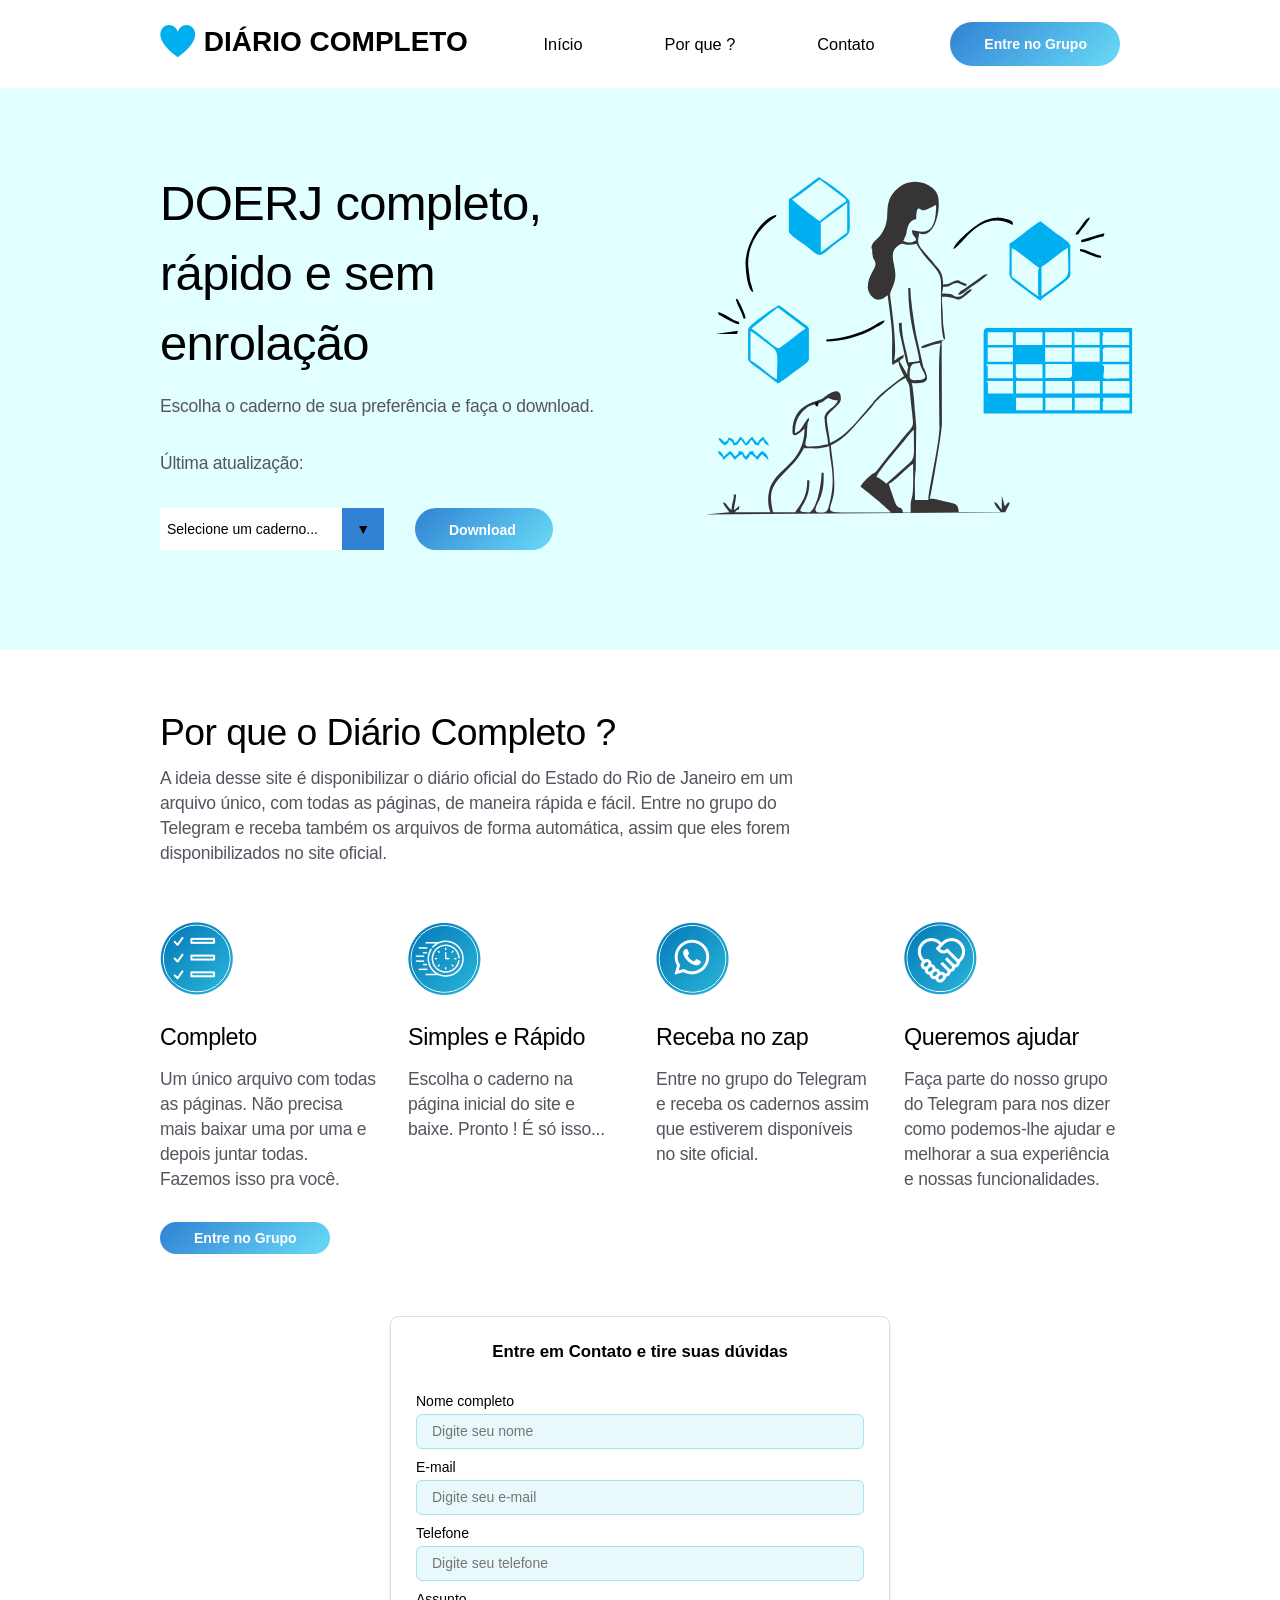
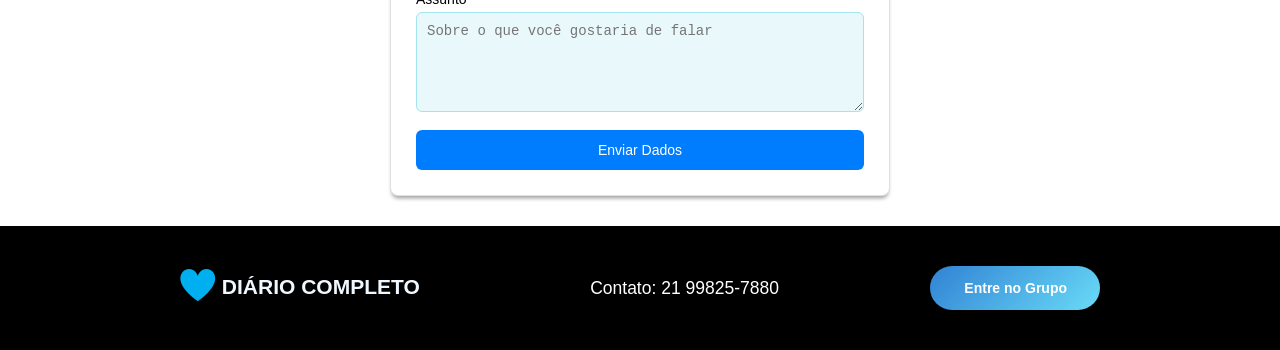
<file: index.html>
<!DOCTYPE html>
<html lang="pt-br">

<head>
  <title>Diário Completo</title>
  <meta charset="UTF-8">
  <meta http-equiv="X-UA-Compatible" content="IE=edge">
  <meta name="viewport" content="width=device-width, initial-scale=1.0">
  <meta name="Diário Completo" content="DOERJ completo e com todas as páginas" />
  <meta name="description" content="Diário Oficial do Estado do Rio de Janeiro em um arquivo único, com todas as páginas, de maneira rápida e fácil."/>
  <meta name="keywords" content="DOERJ, Diário Oficial do Estado do Rio de Janeiro, diário oficial rio de janeiro, diário oficial do estado do rio de janeiro, como consultar publicação no diário oficial do rio de janeiro, como consultar diário oficial antigo do rio de janeiro, como fazer busca no diário oficial do rio de janeiro, diario oficial do rio de janeiro, diário oficial rj, diário oficial, publicação diario oficial, ioerj diário oficial"/>
  <meta name="author" content="Diário Completo" />
  <meta name="URL" content="https://www.diariocompleto.com.br/"/>
  <meta http-equiv="content-language" content="pt-br" />
  <meta name="robots" content="index, follow"/>

  <link rel="stylesheet" href="./css/global.css">
  <link rel="stylesheet" href="./css/components/title.css">
  <link rel="stylesheet" href="./css/components/description.css">
  <link rel="stylesheet" href="./css/components/button.css">
  <link rel="stylesheet" href="./css/components/header.css">
  <link rel="stylesheet" href="./css/components/banner.css">
  <link rel="stylesheet" href="./css/components/about.css">
  <link rel="stylesheet" href="./css/components/articles.css">
  <link rel="stylesheet" href="./css/components/footer.css">
  <link rel="stylesheet" href="./css/animation.css">
  <link rel="stylesheet" href="./css/responsiveness.css">
  <link rel="stylesheet" href="./css/components/form.css">
</head>

<body>
  <header class="header">
    <div class="container">
      <h1>
        <img class="coracao" src="./assets/images/coracao.png" alt="DOERJ">  DIÁRIO COMPLETO
      </h1>

      <nav>
        <a class="header__menu-mobile" href="#">
          <img class="header__icon" src="./assets/images/icon-hamburger.svg" alt="Icon menu">
        </a>

        <ul data-js="header-items" class="header__items">
          <li class="header__item">
            <a class="header__link" href="#">Início</a>
          </li>
          <li class="header__item">
            <a class="header__link" href="#about">Por que ?</a>
          </li>
          <li class="header__item">
            <a class="header__link" href="#Contato">Contato</a>
          </li>          
        </ul>
      </nav>

      <a class="button" href="https://t.me/+aCE9aABLC4hmYzA5" target="_blank">Entre no Grupo</a>
    </div>
  </header>

  <section class="banner">
    <div class="container">
      <div class="banner__cta">
       <h2 class="title title--big">DOERJ completo, rápido e sem enrolação</h2>
        <br>
        <p class="description">Escolha o caderno de sua preferência e faça o download.</p>
        <p class="description">Última atualização: <b><span id="day"></span></p></b>
       
        <div class="select">
          <select name="select" id="select" style="margin-top: 0" onchange="selectFile(this)">
            <option selected disabled>Selecione um caderno...</option>
            <option value="Executivo">Executivo</option>
            <option value="Tribunal de Contas">Tribunal de Contas</option>
            <option value="Legislativo">Legislativo</option>
            <option value="Municipalidades">Municipalidades</option>
            <option value="Publicação a Pedidos">Publicação a Pedidos</option>
          </select>
          <input type="submit" class="button" value="Download " onclick="download()">
        </div>

       

      </div>

      <div class="banner__imagem">
        <img class="banner__img" src="./assets/images/main_dog.svg" alt="Mockups">
      </div>
    </div>
  </section>

  <section class="about">
    <div class="container">
      <div class="about__heading" id="about">
        <h2 class="title title--normal">Por que o Diário Completo ?</h2>
        <p class="description">A ideia desse site é disponibilizar o diário oficial do Estado do Rio de Janeiro em um arquivo único, com todas as páginas, de maneira rápida e fácil. Entre no grupo do Telegram e receba também os arquivos de forma automática, assim que eles forem disponibilizados no site oficial.</p>
      </div>

      <div class="about__content grid">
        <article class="articles__article--bg">
          <img class="about__img" src="./assets/images/completo.png" alt="Icon online">
          <h3 class="about__article-title title title--small">Completo</h3>
          <p class="description">Um único arquivo com todas as páginas. Não precisa mais baixar uma por uma e depois juntar todas.
            Fazemos isso pra você.</p>
        </article>

        <article>
          <img class="about__img" src="./assets/images/rapido.png" alt="Icon budgeting">
          <h3 class="about__article-title title title--small">Simples e Rápido</h3>
          <p class="description">Escolha o caderno na página inicial do site e baixe. Pronto ! É só isso...</p>
        </article>

        <article>
          <img class="about__img" src="./assets/images/zap.png" alt="Icon onboarding">
          <h3 class="about__article-title title title--small">Receba no zap</h3>
          <p class="description">Entre no grupo do Telegram e receba os cadernos assim que estiverem disponíveis no site oficial.</p>
        </article>

        <article>
          <img class="about__img" src="./assets/images/ajuda.png" alt="Icon API">
          <h3 class="about__article-title title title--small">Queremos ajudar</h3>
          <p class="description">Faça parte do nosso grupo do Telegram para nos dizer como podemos-lhe ajudar e melhorar a sua 
            experiência e nossas funcionalidades.</p>
        </article>

      </div>
      <br>
      <br>
      
      <a class="button" href="https://t.me/+aCE9aABLC4hmYzA5" target="_blank">Entre no Grupo</a>
    
    </div>
  </section>

  
  
   
    <div class="container-form">

      <h2 class="title-form">Entre em Contato e tire suas dúvidas</h2><br>

      <div class="form_box">
        <form class="form" action="enviarDados.php" method="post">
      
          <div class="input-box">
              <label>Nome completo</label>
              <input type="text" name="nome" placeholder="Digite seu nome" required="" >
          </div>
          
          <div class="column">
          
              <div class="input-box">
                <label>E-mail</label>
                <input type="email" name="email" placeholder="Digite seu e-mail" required="" >
              </div>
          
              <div class="input-box">
                <label>Telefone</label>
                <input type="text" name="telefone" placeholder="Digite seu telefone" required="">
              </div>
          
          </div>
          
          
            
            <label class="naoexibir">
                <span>Não preencher:</span><br>
                <input type="text" name="url" value=""></p>
            </label> 
            
            <div class="input-box">
              <label>Assunto</label> 
              <textarea name="mensagem" cols="30" rows="3" placeholder="Sobre o que você gostaria de falar" required></textarea>
            </div>
          
          <button>Enviar Dados</button>
      
        </form>
        
      </div>

    </div>
   
  <footer class="footer">
    
     <nav class="footer__nav container">
      
      <div class="column" id="Contato">
          <h2>
            <img class="coracao" src="./assets/images/coracao.png" alt="DOERJ">  DIÁRIO COMPLETO
          </h2>
      </div>

      <div class="column">
        <li><a class="footer__link" href="https://wa.me//5521998257880?text=Quero%20entrar%20no%20grupo" target="_blank">Contato: 21 99825-7880</a></li>
      </div>

      <div class="column">
        <a class="button" href="https://t.me/+aCE9aABLC4hmYzA5" target="_blank">Entre no Grupo</a>
      </div>
    </nav>

  </footer>  


    
  <script src="js/jquery.js"></script>
  <script src="js/script.js"></script>
  <script src="./js/app.js"></script>
</body>

</html>
</file>
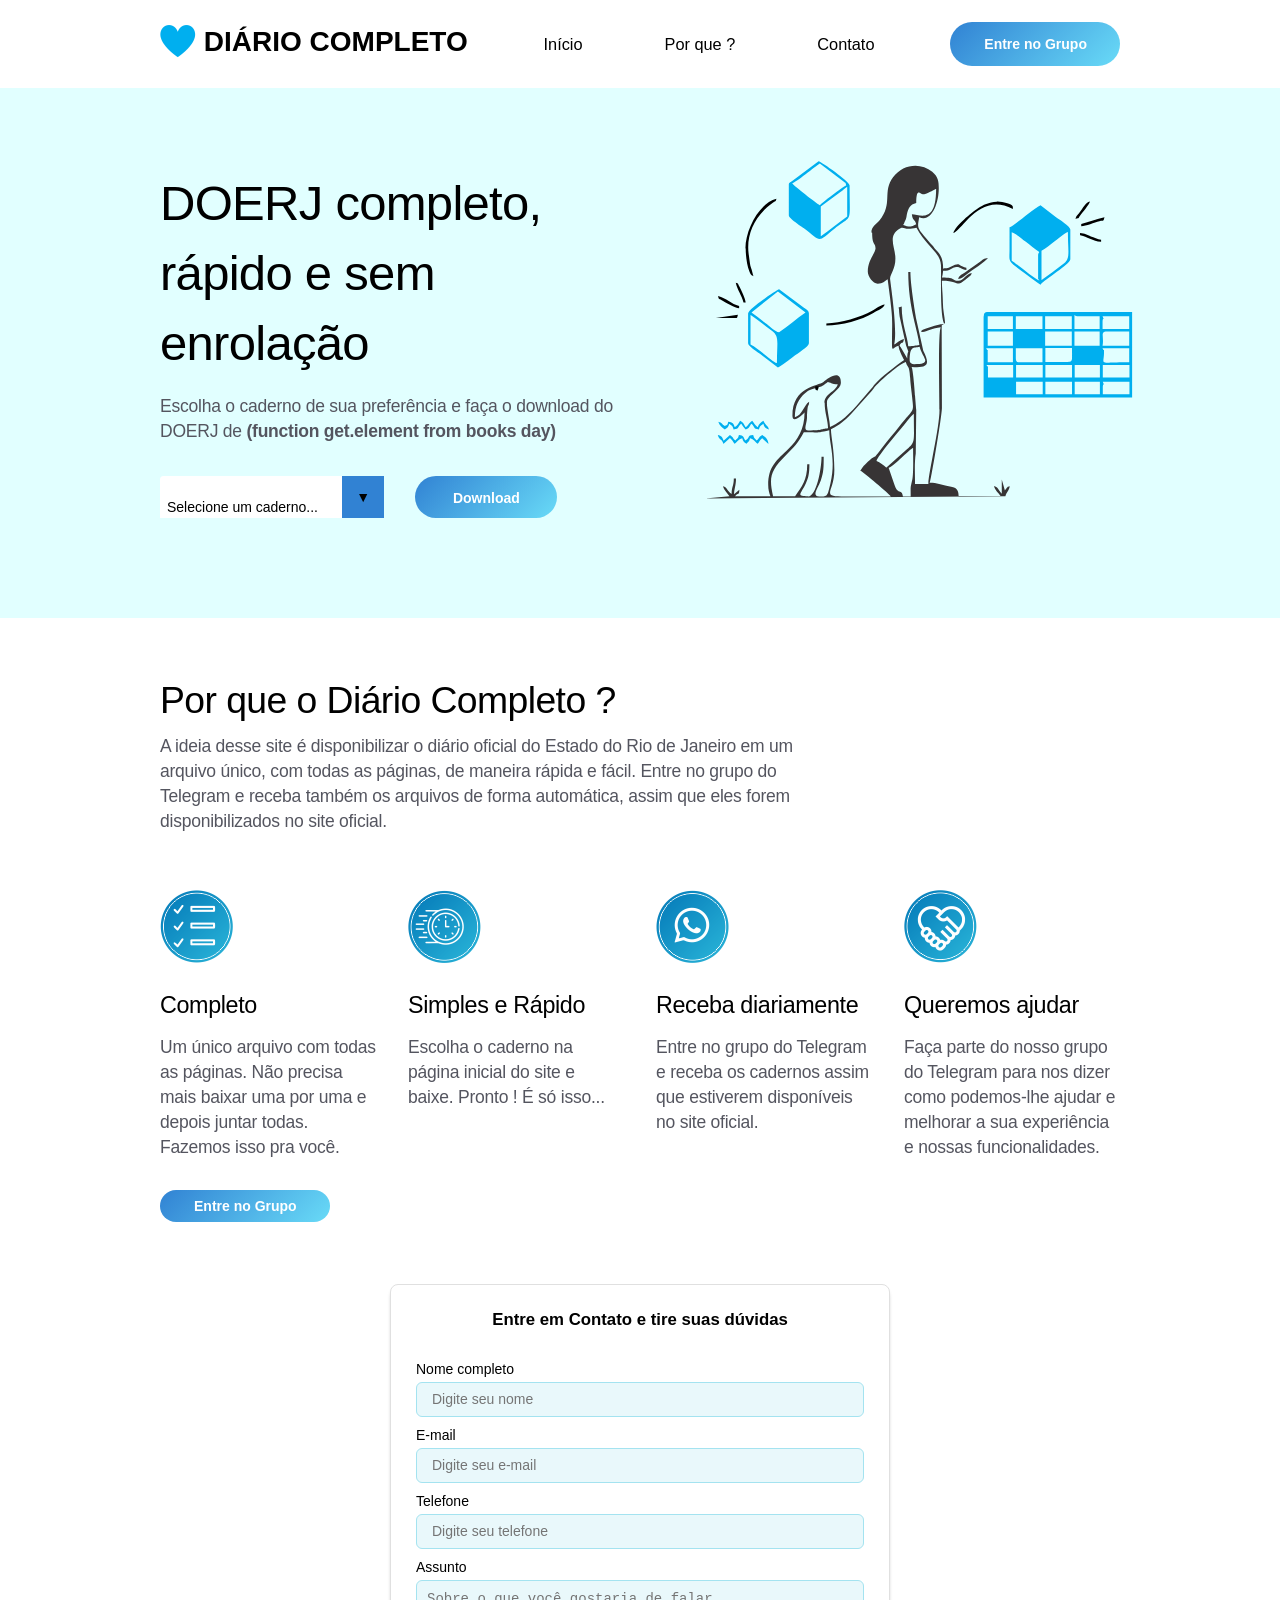
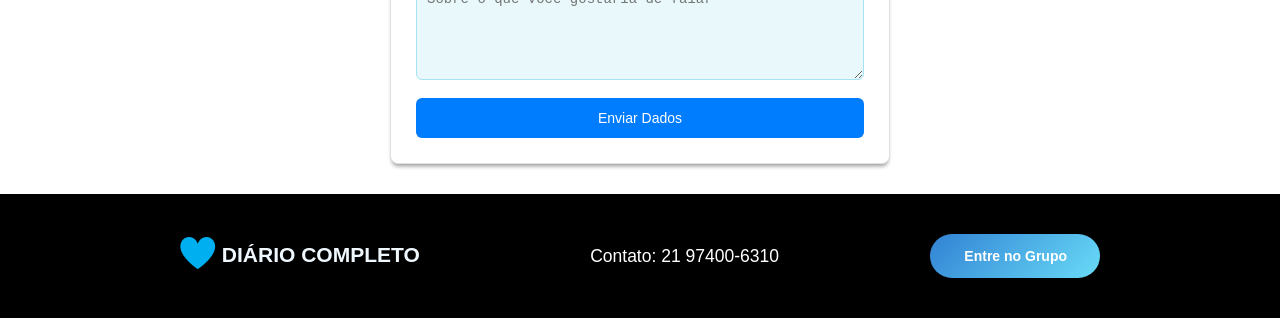
<file: index____modelo.html>
<!DOCTYPE html>
<html lang="pt-br">

<head>
  <title>Diário Completo</title>
  <meta charset="UTF-8">
  <meta http-equiv="X-UA-Compatible" content="IE=edge">
  <meta name="viewport" content="width=device-width, initial-scale=1.0">
  <meta name="Diário Completo" content="DOERJ completo e com todas as páginas" />
  <meta name="description" content="Diário Oficial do Estado do Rio de Janeiro em um arquivo único, com todas as páginas, de maneira rápida e fácil."/>
  <meta name="keywords" content="DOERJ, Diário Oficial do Estado do Rio de Janeiro, diário oficial rio de janeiro, diário oficial do estado do rio de janeiro, como consultar publicação no diário oficial do rio de janeiro, como consultar diário oficial antigo do rio de janeiro, como fazer busca no diário oficial do rio de janeiro, diario oficial do rio de janeiro, diário oficial rj, diário oficial, publicação diario oficial, ioerj diário oficial"/>
  <meta name="author" content="Diário Completo" />
  <meta name="URL" content="https://www.diariocompleto.com.br/"/>
  <meta http-equiv="content-language" content="pt-br" />
  <meta name="robots" content="index, follow"/>

  <link rel="stylesheet" href="./css/global.css">
  <link rel="stylesheet" href="./css/components/title.css">
  <link rel="stylesheet" href="./css/components/description.css">
  <link rel="stylesheet" href="./css/components/button.css">
  <link rel="stylesheet" href="./css/components/header.css">
  <link rel="stylesheet" href="./css/components/banner.css">
  <link rel="stylesheet" href="./css/components/about.css">
  <link rel="stylesheet" href="./css/components/articles.css">
  <link rel="stylesheet" href="./css/components/footer.css">
  <link rel="stylesheet" href="./css/animation.css">
  <link rel="stylesheet" href="./css/responsiveness.css">
  <link rel="stylesheet" href="./css/components/form.css">
</head>

<body>
  <header class="header">
    <div class="container">
      <h1>
        <img class="coracao" src="./assets/images/coracao.png" alt="DOERJ">  DIÁRIO COMPLETO
      </h1>

      <nav>
        <a class="header__menu-mobile" href="#">
          <img class="header__icon" src="./assets/images/icon-hamburger.svg" alt="Icon menu">
        </a>

        <ul data-js="header-items" class="header__items">
          <li class="header__item">
            <a class="header__link" href="#">Início</a>
          </li>
          <li class="header__item">
            <a class="header__link" href="#about">Por que ?</a>
          </li>
          <li class="header__item">
            <a class="header__link" href="#Contato">Contato</a>
          </li>          
        </ul>
      </nav>

      <a class="button" href="https://t.me/+aCE9aABLC4hmYzA5" target="_blank">Entre no Grupo</a>
    </div>
  </header>

  <section class="banner">
    <div class="container">
      <div class="banner__cta">
       <h2 class="title title--big">DOERJ completo, rápido e sem enrolação</h2>
        <br>
        <p class="description">Escolha o caderno de sua preferência e faça o download do DOERJ de  
        <b>(function get.element from books day)</b>
      
      </p>
       
        <div class="select">
          <select name="select" id="select">
            <option selected disabled>Selecione um caderno...</option>
            <option value="executivo">Executivo</option>
            <option value="contas">Tribunal de Contas</option>
            <option value="legislativo">Legislativo</option>
            <option value="municipio">Municipalidades</option>
            <option value="pedidos">Publicação a Pedidos</option>
          </select>
         
          <input type="submit" class="button" value=" Download ">
         
        </div>

        

      </div>

      <div class="banner__imagem">
        <img class="banner__img" src="./assets/images/main_dog.svg" alt="Mockups">
      </div>
    </div>
  </section>

  <section class="about">
    <div class="container">
      <div class="about__heading" id="about">
        <h2 class="title title--normal">Por que o Diário Completo ?</h2>
        <p class="description">A ideia desse site é disponibilizar o diário oficial do Estado do Rio de Janeiro em um arquivo único, com todas as páginas, de maneira rápida e fácil. Entre no grupo do Telegram e receba também os arquivos de forma automática, assim que eles forem disponibilizados no site oficial.</p>
      </div>

      <div class="about__content grid">
        <article class="articles__article--bg">
          <img class="about__img" src="./assets/images/completo.png" alt="Icon online">
          <h3 class="about__article-title title title--small">Completo</h3>
          <p class="description">Um único arquivo com todas as páginas. Não precisa mais baixar uma por uma e depois juntar todas.
            Fazemos isso pra você.</p>
        </article>

        <article>
          <img class="about__img" src="./assets/images/rapido.png" alt="Icon budgeting">
          <h3 class="about__article-title title title--small">Simples e Rápido</h3>
          <p class="description">Escolha o caderno na página inicial do site e baixe. Pronto ! É só isso...</p>
        </article>

        <article>
          <img class="about__img" src="./assets/images/zap.png" alt="Icon onboarding">
          <h3 class="about__article-title title title--small">Receba diariamente</h3>
          <p class="description">Entre no grupo do Telegram e receba os cadernos assim que estiverem disponíveis no site oficial.</p>
        </article>

        <article>
          <img class="about__img" src="./assets/images/ajuda.png" alt="Icon API">
          <h3 class="about__article-title title title--small">Queremos ajudar</h3>
          <p class="description">Faça parte do nosso grupo do Telegram para nos dizer como podemos-lhe ajudar e melhorar a sua 
            experiência e nossas funcionalidades.</p>
        </article>

      </div>
      <br>
      <br>
      
      <a class="button" href="https://t.me/+aCE9aABLC4hmYzA5" target="_blank">Entre no Grupo</a>
    
    </div>
  </section>

  
  
   
    <div class="container-form">

      <h2 class="title-form">Entre em Contato e tire suas dúvidas</h2><br>

      <div class="form_box">
        <form class="form" action="enviarDados.php" method="post">
      
          <div class="input-box">
              <label>Nome completo</label>
              <input type="text" name="nome" placeholder="Digite seu nome" required="" >
          </div>
          
          <div class="column">
          
              <div class="input-box">
                <label>E-mail</label>
                <input type="email" name="email" placeholder="Digite seu e-mail" required="" >
              </div>
          
              <div class="input-box">
                <label>Telefone</label>
                <input type="text" name="telefone" placeholder="Digite seu telefone" required="">
              </div>
          
          </div>
          
          
            
            <label class="naoexibir">
                <span>Não preencher:</span><br>
                <input type="text" name="url" value=""></p>
            </label> 
            
            <div class="input-box">
              <label>Assunto</label> 
              <textarea name="mensagem" cols="30" rows="3" placeholder="Sobre o que você gostaria de falar" required></textarea>
            </div>
          
          <button>Enviar Dados</button>
      
        </form>
        
      </div>

    </div>
   
  <footer class="footer">
    
     <nav class="footer__nav container">
      
      <div class="column" id="Contato">
          <h2>
            <img class="coracao" src="./assets/images/coracao.png" alt="DOERJ">  DIÁRIO COMPLETO
          </h2>
      </div>

      <div class="column">
        <li><a class="footer__link" href="https://wa.me//5521974006310?text=Quero%20entrar%20no%20grupo" target="_blank">Contato: 21 97400-6310</a></li>
      </div>

      <div class="column">
        <a class="button" href="https://t.me/+aCE9aABLC4hmYzA5" target="_blank">Entre no Grupo</a>
      </div>
    </nav>

  </footer>  


    
  <script src="js/jquery.js"></script>
  <script src="js/script.js"></script>
  <script src="./js/app.js"></script>
</body>

</html>
</file>
<file: css/global.css>
@import url('https://fonts.googleapis.com/css2?family=Roboto:wght@900&display=swap');

* {
  margin: 0;
  padding: 0;
  box-sizing: border-box;
}

h2 {
  color: aliceblue;
}

ul {
  list-style: none;
}

a {
  text-decoration: none;
}

:root {
  font-size: 14px;
  --dark-blue: hsl(0, 0%, 0%);
  --lime-green: hsl(210, 65%, 51%);
  --bright-cyan: hsl(192, 90%, 69%);
  --blue: hsl(235, 6%, 35%);
  --light-blue: hsl(220, 16%, 96%);
  --light-gray: hsl(0, 0%, 98%);
  --white: hsl(0, 0%, 100%);
}

html, 
body {
  min-height: 100vh;
}

body {
  font-family: 'Public Sans', sans-serif;
}

.container {
  width: 75%;
  max-width: 1110px;
  margin: 0 auto;
}

.grid {
  display: grid;
  gap: 32px;
}

.column {
  display: flex;
  flex-direction: column;
}

select {
  margin-top: 20px;
  margin-right:90px;
  text-align: center;
  -webkit-appearance:none;
  -moz-appearance:none;
  -ms-appearance:none;
  appearance:none;
  outline:0;
  box-shadow:none;
  border:0!important;
  background: #ffffff;
  background-image: none;
  flex: 1;
  padding: 0 .5em;
  color:#000000;
  cursor:pointer;
  font-size: 1em;
}
select::-ms-expand {
  display: none;
}
.select {
  min-width: 200px;;
  position:relative;
  display:flex;
  width: 16em;
  height: 3em;
  line-height: 3;
  background: #ffffff;
  border-radius: .25em;
}
.select::after {
  content: '\25BC';
  position: absolute;
  top: 0;
  right: 0;
  padding: 0 1em;
  background: hsl(210, 65%, 51%);
  cursor:pointer;
  pointer-events:none;
  transition:.25s all ease;
}
.select:hover::after {
  color: #ffffff;
}

/*https://www.youtube.com/watch?v=R-1Hh--SrX0 */
</file>
<file: css/components/title.css>
.title {
  font-weight: 300;
  color: var(--dark-blue);
}

.title--big {
  font-size: 3.5rem;
  line-height: 47px;
  letter-spacing: -0.71px;
}

.title--normal {
  font-size: 2.667rem;
  line-height: 37.6px;
  letter-spacing: -0.57px;
}

.title--small {
  font-size: 1.667rem;
  line-height: 28px;
  letter-spacing: -0.36px;
}

.title--very-small {
  font-size: 1.333rem;
}
</file>
<file: css/components/description.css>
.description {
  font-weight: 400;
  font-size: 1.25rem;
  line-height: 25px;
  letter-spacing: -0.23px;
  color: var(--blue);
}

.description--small {
  font-size: 1.083rem;
  line-height: 18px;
  letter-spacing: -0.2px;
}
</file>
<file: css/components/button.css>
.button {
  border: none;
  background-image: linear-gradient(135deg, var(--lime-green), var(--bright-cyan));
  font-weight: 700;
  font-size: 14px;
  line-height: 28px;
  color: var(--white);
  padding: 8px 33px 8px 34px;
  border-radius: 22px;
  cursor: pointer;
  transition: opacity 500ms;
}

.button:hover {
  opacity: 0.4;
}
</file>
<file: css/components/header.css>
.header {
  padding: 22px 0;
  position: relative;
  z-index: 1;
  background-color: var(--white);
}

.header .container {
  display: flex;
  justify-content: space-between;
  align-items: center;
}


.header__items,
.header .button {
  display: none;
}

.header__items--active {
  padding: 50px 5px;
  display: flex;
  flex-direction: column;
  position: absolute;
  top: 100px;
  left: 50%;
  transform: translateX(80%);  
  border-radius: 4px;
  background-color: var(--white);
  animation-name: appear;
  animation-duration: .5s;
}

.header__items--active .header__item {
  margin-bottom: 24px;
  text-align: center;
}

.header__items--active .header__item:last-child {
  margin-bottom: 0;
}

.header__link {
  font-weight: 400;
  font-size: 1.5rem;
  color: var(--dark-blue)
}

.coracao{
  vertical-align: middle;
  padding-bottom: 5px;
  }
</file>
<file: css/components/banner.css>
/* Banner */
.banner {
  padding-bottom: 100px;
  background-color: rgb(225, 255, 255);
  background-repeat: no-repeat;
  background-size: 100%;
  background-position: right -15vh;
  padding-top: 60px;
}

.banner .container {
  display: flex;
  flex-direction: column-reverse;
  align-items: center;
}

.banner__cta {
  max-width: 50%;
  padding-top: 20px;
  }

.banner__cta .title {
  text-align: left;
  line-height: 70px;
}

.banner__cta .description {
  margin-bottom: 32px;
  text-align: left;
}

.banner__imagem {
  max-width: 50%;
}

.banner__img {
  max-width: 90%;
  align-self: right  ;
}
</file>
<file: css/components/about.css>
.about {
  padding: 64px 0;
  text-align: center;
}

.about__heading {
  max-width: 635px;
  margin-bottom: 56px;
}

.about__heading .title {
  margin-bottom: 14px;
}

.about__img {
  margin-bottom: 25px;
}

.about__article-title {
  margin-bottom: 16px;
}
</file>
<file: css/components/articles.css>
.articles {
  padding: 88px 0;
  text-align: center;
  background-color: var(--light-gray);
}

.articles__title {
  margin-bottom: 31px;
}

.articles__article--white {
  background-color: var(--white);
}

.articles__img {
  width: 100%;
  margin-bottom: 25px;
  border-radius: 5px 5px 0 0;
}

.articles__content {
  max-width: 265px;
  margin: 0 auto;
  text-align: left;
  padding: 0 31px 24px;
}

.articles__author {
  font-size: 0.833rem;
  margin-bottom: 8px;
}

.articles__subtitle {
  margin-bottom: 8px;
}
</file>
<file: css/components/footer.css>
.footer {
  background-color: var(--dark-blue);
}

.footer__nav {
  height: 230px;
  padding: 20px;
  display: flex;
  flex-direction: column;
  justify-content: space-between;
  align-items: center;
}

.footer__logo {
  display: inline-block;
  margin-bottom: 32px;
}

.footer__networks {
  display: flex;
  justify-content: space-between;
}

.footer__links {
  text-align: center;
}

.footer__link {
  font-weight: 400;
  font-size: 1.25rem;
  line-height: 26px;
  color: var(--white);
  display: inline-block;
  }

.footer__link:hover {
  color: var(--lime-green);
}

.footer__nav .column:nth-child(3) {
  text-align: center;
}
</file>
<file: css/animation.css>
@keyframes appear {
  from {
    top: 50px;
    opacity: 0;
  } to {
    top: 88px;
    opacity: 1;
  }
}

@keyframes underline {
  0% {
    width: 0;
    opacity: 0;
  } 
  
  100% {
    width: 100%;
    opacity: 1;
  }
}
</file>
<file: css/responsiveness.css>
@media (min-width: 768px) {
  .grid {
    grid-template-columns: 1fr 1fr;
  }
}

@media (min-width: 1024px) {
  .header__menu-mobile {
    display: none;
  }

  .header__items {
    min-width: 331px;
    display: flex;
    justify-content: space-between;
  }

  .header__item {
    position: relative;
  }

  .header__link:hover::before {
    content: '';
    display: block;
    width: 100%;
    height: 4px;
    background-image: linear-gradient(135deg, var(--lime-green), var(--bright-cyan));
    position: absolute;
    bottom: -36px;
    left: 50%;
    transform: translateX(-50%);
    animation-name: underline;
    animation-duration: .5s;
  }

  .header__link {
    font-size: 1.167rem;
  }

  .header .button {
    display: block;
  }

  .banner {
    overflow-x: hidden;
    background-position: 44vw 0vh;
  }

  .banner .container {
    flex-direction: row;
  }

  .banner__cta {
    text-align: left;
    margin-top: 0;
  }

  .banner__img {
    position: relative;
    right: -5vw;
  }

  .about {
    text-align: left;
  }


  .grid {
    grid-template-columns: repeat(4, 1fr);
  }

  .footer {
    min-height: auto;
    padding: 20px 0 20px;
  }

  .footer__nav {
    height: inherit;
    flex-direction: row;
  }

  .footer__nav .column:nth-child(2) {
    width: 350px;
    flex-direction: row;
    justify-content:center;
  }

  .footer__links {
    text-align: left;
  }

  .footer__nav .column:nth-child(3) {
    align-items: flex-end;
  }

  .footer__copyright {
    margin-top: 24px;
    display: block;
  }
}
</file>
<file: css/components/form.css>
.container-form {
    position: relative;
    max-width: 500px;
    width: 100%;
    margin: auto;
    margin-bottom: 30px;
    background: #ffffff;
    padding: 25px;
    border-radius: 8px;
    border: 1px solid #e0e0e0;
    box-shadow: 0 4px 4px -2px #989898;
    -moz-box-shadow: 0 4px 4px -2px #989898;
    -webkit-box-shadow: 0 4px 4px -2px #989898;
  }

  .container-form .title-form {
    font-size: 1.2em;
    color: #000;
    font-weight: 600;
    text-align: center;
  }
  .container-form .form {
    margin-top: 15px;
  }
  .form .input-box {
    width: 100%;
    margin-top: 10px;
  }
  .input-box label {
    color: #000;
  }
  .form :where(.input-box input, .select-box) {
    
    position: relative;
    height: 35px;
    width: 100%;
    outline: none;
    font-size: 1rem;
    color: #333;
    margin-top: 5px;
    border: 1px solid #A4E3F0;
    border-radius: 6px;
    padding: 0 15px;
    background: #E9F8FB;
  }
  .input-box input:focus {
    box-shadow: 0 1px 0 rgba(0, 0, 0, 0.1);
  }
  .form :where(.input-box textarea) {
    
    position: relative;
    height: 100px;
    width: 100%;
    outline: none;
    font-size: 1rem;
    color: #333;
    margin-top: 5px;
    border: 1px solid #A4E3F0;
    border-radius: 6px;
    padding: 10px;
    background: #E9F8FB;
  }
  .input-box textarea:focus {
    box-shadow: 0 1px 0 rgba(0, 0, 0, 0.1);
  }
  .form .column {
    display: flex;
    column-gap: 15px;
  }
  .form .gender-box {
    margin-top: 10px;
  }
  .form :where(.gender-option, .gender) {
    display: flex;
    align-items: center;
    column-gap: 50px;
    flex-wrap: wrap;
  }
  .form .gender {
    column-gap: 5px;
  }
  .gender input {
    accent-color: #007CFF;
    float: left;
    width: 15px;
    height: 15px;
  }
  .form :where(.gender input,.gender textarea, .gender label) {
    cursor: pointer;
  }
  .gender label {
    color: #000;
  }
  .address :where(input, .select-box) {
    margin-top: 10px;
  }
  .select-box select {
    height: 100%;
    width: 100%;
    outline: none;
    border: none;
    color: #808080;
    font-size: 1em;
    background: #e9f8fb;
  }
  .form button {
    height: 40px;
    width: 100%;
    color: #ffffff;
    font-size: 1rem;
    font-weight: 400;
    margin-top: 15px;
    border: none;
    border-radius: 6px;
    cursor: pointer;
    transition: all 0.2s ease;
    background: #007cff;
  }
  .form button:hover {
    background: #28D1F2;
  }
  /*Anti-span*/
  .naoexibir { display:none; }
</file>
